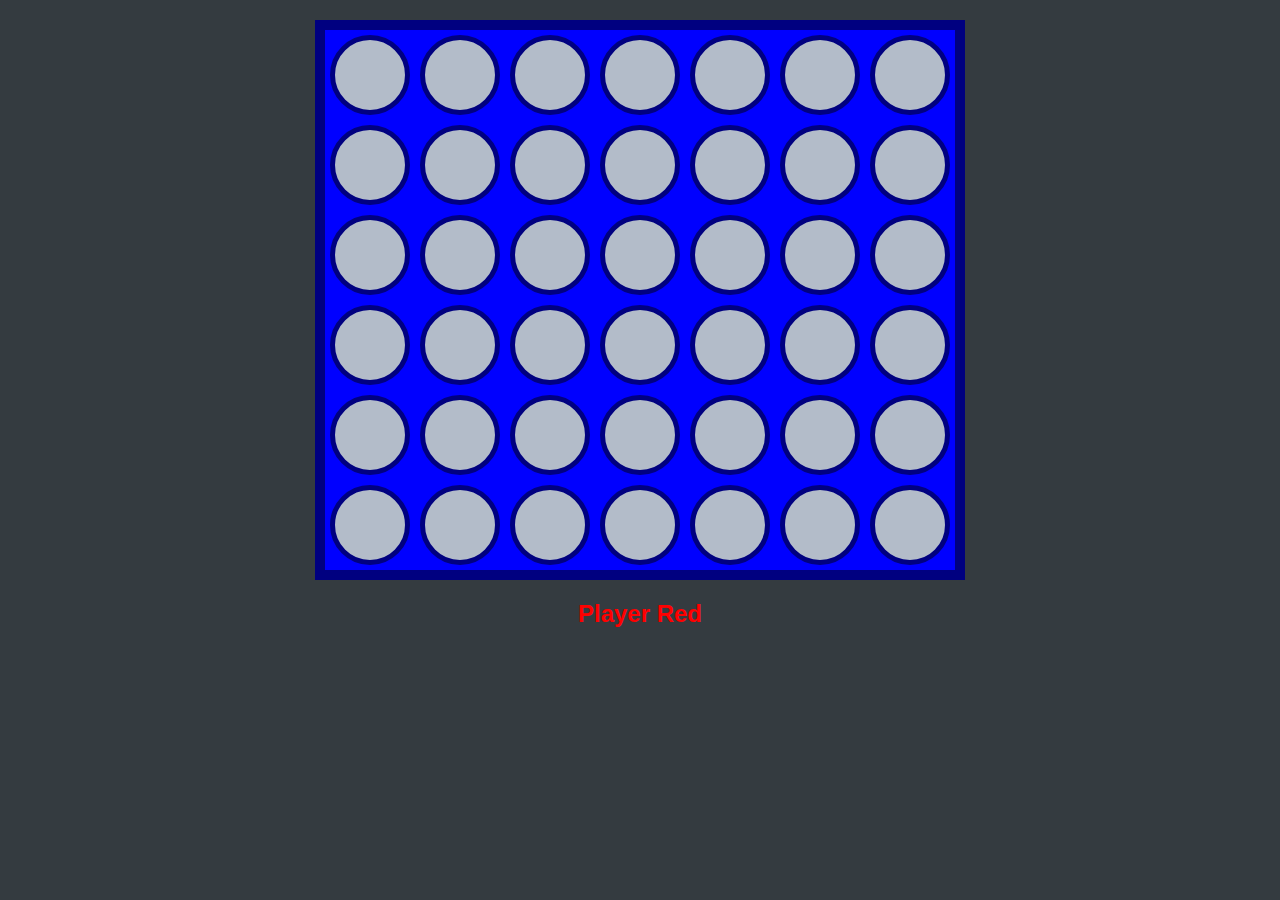
<file: connect-four.html>
<!DOCTYPE html>
<html lang="en">
<head>
    <meta charset="UTF-8">
    <meta http-equiv="X-UA-Compatible" content="IE=edge">
    <meta name="viewport" content="width=device-width, initial-scale=1.0, user-scalable=no">
    <title>Connect 4</title>
    <link rel="stylesheet" href="connect-four.css">
    <script src="connect-four.js"></script>
</head>
<body>
    <!-- <h1>Connect 4</h1> -->
    <div style = "text-align: center;">
    <h2 id="winner"></h2>
    </div>
    <div id="board"></div>

    <div style = "text-align: center;">
        <h2 style = "color:red;"id="currPlayer">Player Red</h2>
    </div>

     <div id="myModal" class="modal">
        <!-- Modal content -->
        <div class="modal-content">
            <span class="close">&times;</span>
            <p id = "question-text">Some text in the Modal..</p>
            <div class="answers">
            
            <!--Used For Question Input-->
            <form id="QAndA">
                <input type="radio" id="answer0" name="answer" class="input-field" value="">
                <label class = "answerLabel" for="answer0" id="lAnswer0"></label><br>

                <input type="radio" id="answer1" name="answer" class="input-field" value="">
                <label class = "answerLabel" for="answer1" id="lAnswer1"></label><br>

                <input type="radio" id="answer2" name="answer" class="input-field"  value="">
                <label class = "answerLabel" for="answer2" id="lAnswer2"></label><br>

                <input type="radio" id="answer3" name="answer" class="input-field"  value="" >
                <label class = "answerLabel" for="answer3" id="lAnswer3"></label>
            </form> 
            <button type="submit" id = "submit-answer">Submit</button>   
            <p id = "error-text"></p>
        </div>
    </div>
</body>
</html>
</file>
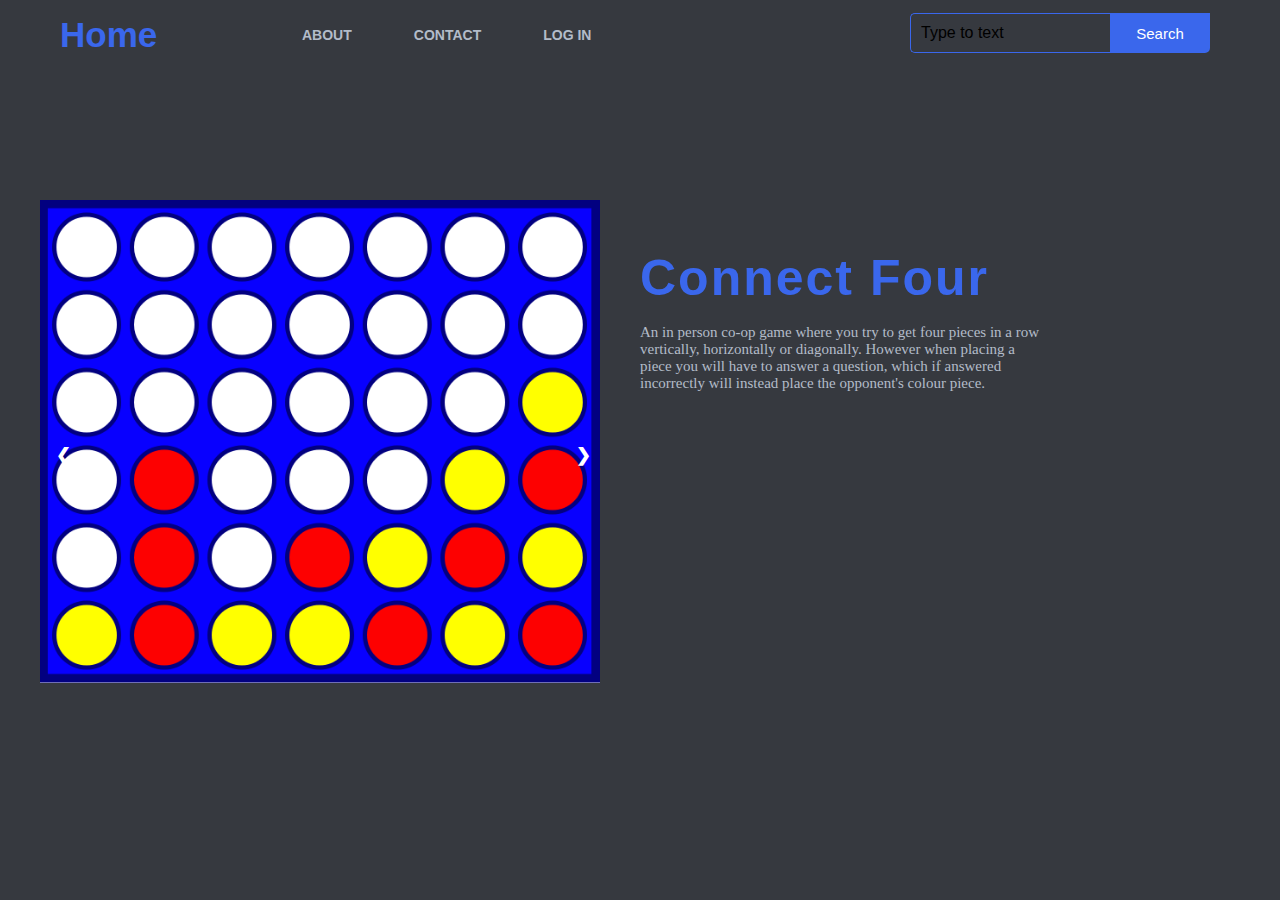
<file: homepage.html>
<!DOCTYPE html>
<html lang="en">
<head>
    <title>Study Hacks</title>
    <link rel="stylesheet" href="homepage.css">
</head>
<body>

    <div class="main">
        <div class="navbar">
            <div class="icon">
              <a href="login.html">
                <h2 class="logo">Home</h2>
              </a>
            </div>
            <!--Placeholder Navigation Bar-->
            <div class="menu">
                <ul>
                    <li><a class = "navtext" href="#">ABOUT</a></li>
                    <li><a class = "navtext" href="#">CONTACT</a></li>
                    <li><a class = "navtext" href="#">LOG IN</a></li>
                </ul>
            </div>

            <div class="search">
                <input class="srch" type="search" name="" placeholder="Type to text">
                <a href="#"> <button class="btn">Search</button></a>
            </div>

        </div> 
        <div class = "content">
            <!--Carousel for games-->
            <div class="slideshow-container">
                
                <!-- Place Holder Images -->
                <div class="mySlides fade">
                    
                    <a href = "connect-four.html">
                        <img src="images/connect-four.png" width="560">
                    </a>
                    
                    <div class="text">
                        <h1>Connect Four</h1>
                        <br>
                        <p>An in person co-op game where you try to get four pieces in a row vertically, horizontally or diagonally. However when placing a piece you will have to answer a question, which if answered incorrectly will instead place the opponent's colour piece. </p>
                    </div>
                </div>
                
                
                <div class="mySlides fade">
                    
                    <a href = "tycoon.html">
                        <img src="images/orange_book.png" width = "560">
                    </a>
                    <div class="text">
                        <h1>Clicker Game</h1>
                        <br>
                        <p>A clicker game where every upgrade you buy comes with a question. And if you answer the question incorrectly the money is spent on the upgrade but no buff is received. </p>
                    </div>
                </div>
                
                <!-- Change Slide Buttons -->
                <a class="prev" onclick="plusSlides(-1)">&#10094;</a>
                <a class="next" onclick="plusSlides(1)">&#10095;</a>
            </div>
            
        </div>
        
    </div>
    <script src="homepage.js"></script>
</body>
</html>
</file>
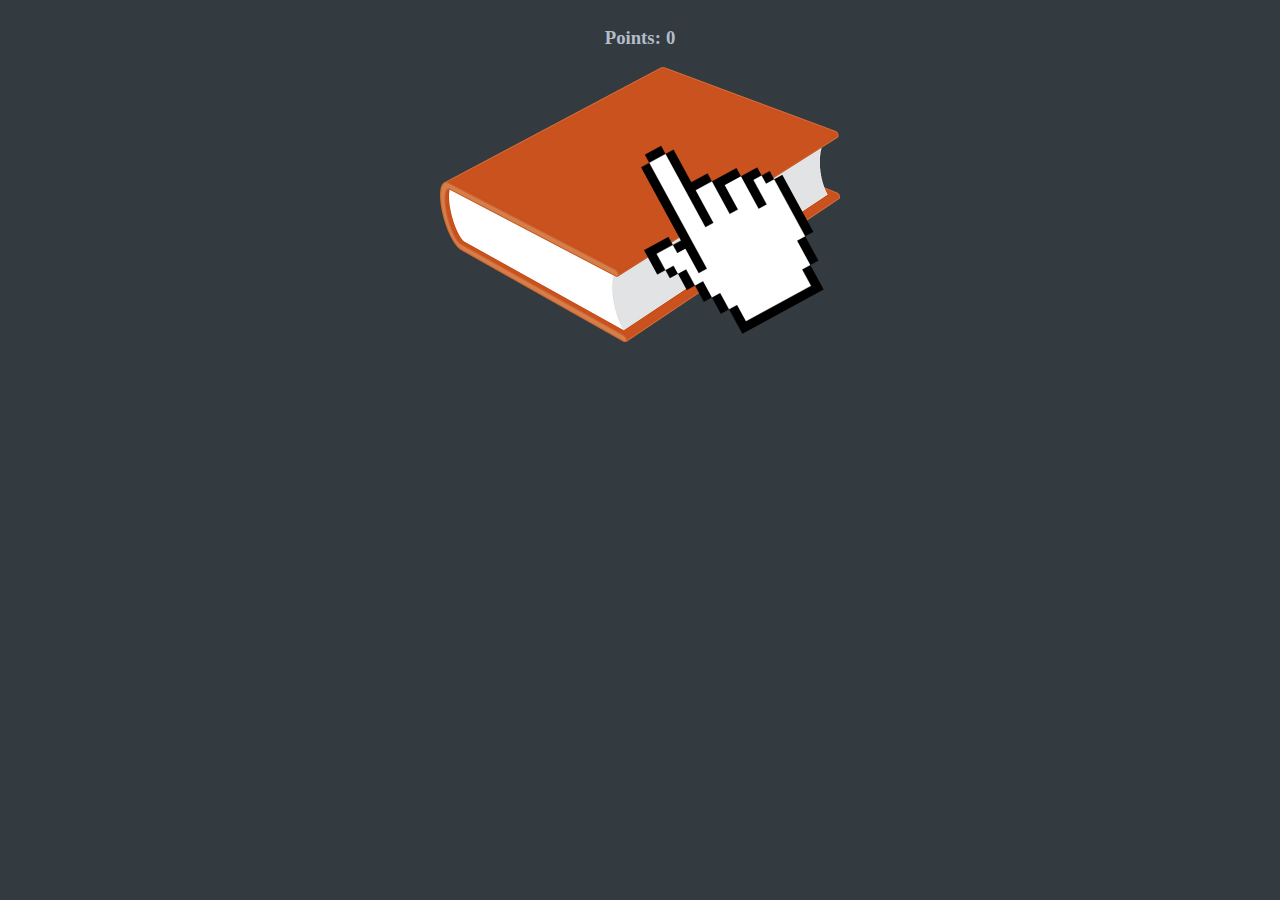
<file: tycoon.html>
<!DOCTYPE html>
<html lang="en">
<head>
    <meta charset="UTF-8">
    <meta http-equiv="X-UA-Compatible" content="IE=edge">
    <meta name="viewport" content="width=device-width, initial-scale=1.0">
    <title>Document</title>
    <link rel="stylesheet" href = "tycoon.css">
</head>
<body>
    <div class="tycoon-container">
        <!--Top Middle of screen holding clickable element-->

        <div class="clicker-box">
            <div class="points">
                <h3>Points: </h3>
                
                <h3 id="points">0</h3>
            </div>
            <div class="clickable-box"> <!--Clickable element for the game-->
                <img src="images/orange_book.png" id="clickable-elem" width="400" height = "275">
            </div>
            
        </div>
        
        <!--List of upgrades to be added as the user collects points-->
        <div class="upgrades-box">
            <ul id="upgrades-list">
                
            </ul>
        </div>
        

        <!-- The Modal -->
        <div id="myModal" class="modal">
            <!-- Modal content -->
            <div class="modal-content">
                <span class="close">&times;</span>
                <p id = "question-text">Some text in the Modal..</p>
                <div class="answers">

                <form id="QAndA">
                    <input type="radio" id="answer0" name="answer" class="input-field" value="">
                    <label class = "answerLabel" for="answer0" id="lAnswer0"></label><br>

                    <input type="radio" id="answer1" name="answer" class="input-field" value="">
                    <label class = "answerLabel" for="answer1" id="lAnswer1"></label><br>

                    <input type="radio" id="answer2" name="answer" class="input-field"  value="">
                    <label class = "answerLabel" for="answer2" id="lAnswer2"></label><br>

                    <input type="radio" id="answer3" name="answer" class="input-field"  value="" >
                    <label class = "answerLabel" for="answer3" id="lAnswer3"></label>
                </form> 
                <button type="submit" id = "submit-answer">Submit</button>   
                
               

            </div>
        </div>
          </div>




    </div>
    <script src = "tycoon.js"></script>

</body>
</html>
</file>
<file: connect-four.css>
body {
    font-family: Arial, Helvetica, sans-serif;
    text-align: center;
    background-color: #343b40;
}

#board {
    height: 540px;
    width: 630px;
    background-color: blue;
    border: 10px solid navy;
    margin: 0 auto;
    display: flex;
    flex-wrap: wrap;
}

.tile {
    height: 70px;
    width: 70px;
    margin: 5px;

    /* Circle */
    background-color: #b3bcc9;
    border-radius: 50%;
    border: 5px solid navy;
}

.red-piece {
    background-color: red;
}

.yellow-piece {
    background-color: yellow;
}
.myBtn{
    width: 240px;
    height: 40px;
    background: #2b53ca;
    border: none;
    margin-top: 30px;
    font-size: 18px;
    border-radius: 10px;
    cursor: pointer;
    color: #b3bcc9;
    transition: 0.4s ease;
  }
  .myBtn-box:hover{
    background: #1d44b8;
    /* color: #1d44b8; */
  }
  .myBtn a{
    text-decoration: none;
    color: #000;
    font-weight: bold;
  }
.modal {
    display: none; /* Hidden by default */
    position: fixed; /* Stay in place */
    z-index: 1; /* Sit on top */
    left: 0;
    top: 0;
    width: 100%; /* Full width */
    height: 100%; /* Full height */
    overflow: auto; /* Enable scroll if needed */
    background-color: rgb(0,0,0); /* Fallback color */
    background-color: rgba(0,0,0,0.4); /* Black w/ opacity */
  }
  
  /* Modal Content/Box */
.modal-content {
    background-color: #b3bcc9;
    margin: 15% auto; /* 15% from the top and centered */
    padding: 20px;
    border: 1px solid #888;
    width: 80%; /* Could be more or less, depending on screen size */
  }
</file>
<file: homepage.css>
body{
  background-color: #36393f;
} 

* {box-sizing:border-box}

/* Slideshow container */
.slideshow-container {
  min-height: 500px ;
  min-width: 1000px;
  position: relative;
  float: right;
  clear: both;
  content: "";
  display: table;
  height: 200px;
  position: absolute;
  top: 50%;
  transform: translate(0%, -25%);
}

/* Hide the images by default */
 .mySlides {
  display: none;
} 

/* Next & previous buttons */
.prev, .next {
  cursor: pointer;
  position: absolute;
  top: 50%;
  width: auto;
  margin-top: -22px;
  padding: 16px;
  color: white;
  font-weight: bold;
  font-size: 18px;
  transition: 0.6s ease;
  border-radius: 0 3px 3px 0;
  user-select: none;
}

/* Position the "next button" to the right */
.next {
  margin-left: 520px;
  border-radius: 3px 0 0 3px;
}

/* On hover, add a black background color with a little bit see-through */
.prev:hover, .next:hover {
  background-color: rgba(0,0,0,0.8);
}

/* Caption text */
.text {
  color: #b3bcc9;
  font-size: 15px;
  position: absolute;
  bottom: 8px;
  width: 100%;
  text-align: left;
  margin-left: 600px;
  margin-bottom: 300px;
  inline-size: 400px;
}

/* Number text (1/3 etc) */
.numbertext {
  color: #f2f2f2;
  font-size: 12px;
  padding: 8px 12px;
  position: absolute;
  top: 0;
}

/* The dots/bullets/indicators */
.dot {
  cursor: pointer;
  height: 15px;
  width: 15px;
  margin: 0 2px;
  background-color: #bbb;
  border-radius: 50%;
  display: inline-block;
  transition: background-color 0.6s ease;
}

.active, .dot:hover {
  background-color: #717171;
}

/* Fading animation */
.fade {
  animation-name: fade;
  animation-duration: 1.5s;
}

@keyframes fade {
  from {opacity: .4}
  to {opacity: 1}
}
*{
  margin: 0;
  padding: 0;
}

.main{
  width: 100%;
  /* background: linear-gradient(to top, rgba(0,0,0,0.5)50%,rgba(0,0,0,0.5)50%), url(1.jpg); */
  background-position: center;
  background-size: cover;
  height: 100vh;
}

.navbar{
  width: 1200px;
  height: 75px;
  margin: auto;
  display: flex;
  justify-content: space-between;
}

.icon{
  width: 200px;
  float: left;
  height: 70px;
}
.navtext{
  color: #b3bcc9;
}
.logo{
  color: #3a67ec;
  font-size: 35px;
  font-family: Arial;
  padding-left: 20px;
  float: left;
  padding-top: 10px;
  margin-top: 5px
}

.menu{
  width: 400px;
  float: left;
  height: 70px;
  color: #b3bcc9;
}

ul{
  float: left;
  display: flex;
  justify-content: center;
  align-items: center;
}

ul li{
  list-style: none;
  margin-left: 62px;
  margin-top: 27px;
  font-size: 14px;
}

ul li a{
  text-decoration: none;
  color: black;
  font-family: Arial;
  font-weight: bold;
  transition: 0.4s ease-in-out;
}

ul li a:hover{
  color: #3a67ec;
}

.search{
  width: 330px;
  float: left;
  margin-left: 270px;
}

.srch{
  font-family: 'Times New Roman';
  width: 200px;
  height: 40px;
  background: transparent;
  border: 1px solid #3a67ec;
  margin-top: 13px;
  color: black;
  border-right: none;
  font-size: 16px;
  float: left;
  padding: 10px;
  border-bottom-left-radius: 5px;
  border-top-left-radius: 5px;
}

.btn{
  width: 100px;
  height: 40px;
  background: #3a67ec;
  border: 2px solid #3a67ec;
  margin-top: 13px;
  color: #fff;
  font-size: 15px;
  border-bottom-right-radius: 5px;
  border-bottom-right-radius: 5px;
  transition: 0.2s ease;
  cursor: pointer;
}
.btn:hover{
  color: #000;
}

.btn:focus{
  outline: none;
}

.srch:focus{
  outline: none;
}

.content{
  width: 1200px;
  height: 500px;
  margin: auto;
  color: black;
  position: relative;
}

.content .par{
  padding-left: 20px;
  padding-bottom: 25px;
  font-family: Arial, Helvetica, sans-serif;
  letter-spacing: 1.2px;
  line-height: 30px;
}

.content h1{
  font-family: Arial, Helvetica, sans-serif;
  color: #3a67ec;
  font-size: 50px;
  /* padding-left: 20px; */
  margin-top: 9%;
  letter-spacing: 2px;
}

.content .cn{
  width: 160px;
  height: 40px;
  background: #3a67ec;
  border: none;
  margin-bottom: 10px;
  margin-left: 20px;
  font-size: 18px;
  border-radius: 10px;
  cursor: pointer;
  transition: .4s ease;
  
}

.content .cn a{
  text-decoration: none;
  color: white;
  transition: .3s ease;
}


.content .cn:hover{
  background-color: #1d44b8;

}

.content span{
  color: #3a67ec;
  font-size: 65px
}

.form{
  width: 250px;
  height: 380px;
  /* background: linear-gradient(to top, rgba(0,0,0,0.8)50%,rgba(0,0,0,0.8)50%); */
  background: white;
  position: absolute;
  top: -20px;
  left: 870px;
  transform: translate(0%,-5%);
  border-radius: 10px;
  padding: 25px;
  border: 2px solid #1d44b8;
}

.form h2{
  width: 220px;
  font-family: sans-serif;
  text-align: center;
  color: #3a67ec;
  font-size: 22px;
  background-color: #fff;
  border-radius: 10px;
  margin: 2px;
  /* padding: 8px; */
}

.form input{
  width: 240px;
  height: 35px;
  background: transparent;
  border-bottom: 1px solid #3a67ec;
  border-top: none;
  border-right: none;
  border-left: none;
  color: #fff;
  font-size: 15px;
  letter-spacing: 1px;
  margin-top: 30px;
  font-family: sans-serif;
}

.form input:focus{
  outline: none;
}

::placeholder{
  color: black;
  font-family: Arial, Helvetica, sans-serif;;
}

.btnn{
  width: 240px;
  height: 40px;
  background: #3a67ec;
  border: none;
  margin-top: 30px;
  font-size: 18px;
  border-radius: 10px;
  cursor: pointer;
  color: #fff;
  transition: 0.4s ease;
}
.btnn:hover{
  background: #1d44b8;
  /* color: #3a67ec; */
}
.btnn a{
  text-decoration: none;
  color: #000;
  font-weight: bold;
}
.form .link{
  font-family: Arial, Helvetica, sans-serif;
  font-size: 17px;
  padding-top: 20px;
  text-align: center;
}
.form .link a{
  text-decoration: none;
  color: #3a67ec;
}
.liw{
  font-family: Arial, Helvetica, sans-serif;
  padding-top: 15px;
  padding-bottom: 10px;
  margin-top: 40px;
  text-align: center;
}

.icons a{
  text-decoration: none;
  color: black;
}
.icons ion-icon{
  color: #3a67ec;
  font-size: 30px;
  padding-left: 14px;
  padding-top: 5px;
  transition: 0.3s ease;
}
.icons ion-icon:hover{
  color: #1d44b8;
}

/* html {
  height: 100%;
}
body {
  height: 100%;
  margin: 0;
  display: grid;
  justify-items: center;
  align-items: center;
  background-color: #fd5c63;
}
#main-holder {
  width: 50%;
  height: 70%;
  display: grid;
  justify-items: center;
  align-items: center;
}
#login-form {
  align-self: flex-start;
  display: grid;
  justify-items: center;
  align-items: center;
}
.login-form-field {
  border: none;
  margin-bottom: 10px;
  padding: 0px 0px 5px 5px;
  outline: none;
}
#login-form-submit {
  cursor: pointer;
  padding: 7px;
  border: none;
  border-radius: 5px;
  font-weight: bold;
} */
</file>
<file: tycoon.css>
/* The Modal (background) */
.modal {
    display: none; /* Hidden by default */
    position: fixed; /* Stay in place */
    z-index: 1; /* Sit on top */
    left: 0;
    top: 0;
    width: 100%; /* Full width */
    height: 100%; /* Full height */
    overflow: auto; /* Enable scroll if needed */
    background-color: rgb(0,0,0); /* Fallback color */
    background-color: rgba(0,0,0,0.4); /* Black w/ opacity */
  }
  
  /* Modal Content/Box */
.modal-content {
    background-color: #b3bcc9;
    margin: 15% auto; /* 15% from the top and centered */
    padding: 20px;
    border: 1px solid #888;
    width: 80%; /* Could be more or less, depending on screen size */
  }
  
  /* The Close Button */
.close {
    color: #343b40;
    float: right;
    font-size: 28px;
    font-weight: bold;
  }
  
.close:hover,.close:focus {
    color: black;
    text-decoration: none;
    cursor: pointer;
  }
#question-text{
  font-size: larger;
  font-weight: bold;
}
.tycoon-container{
  height:100%;
  width: 100%;
  display: flex;
  justify-content: center;
  align-items: center;
  flex-direction: column;
}
.points{
  width: 100%;
  display: flex;
  justify-content: center;
  color:#b3bcc9;
}
#points{
  margin-left: 5px;
}
#upgrades-list{
  display: flex;
  flex-direction: column;
}
.myBtn{
  width: 240px;
  height: 40px;
  background: #2b53ca;
  border: none;
  margin-top: 30px;
  font-size: 18px;
  border-radius: 10px;
  cursor: pointer;
  color: #b3bcc9;
  transition: 0.4s ease;
}
.myBtn-box:hover{
  background: #1d44b8;
  /* color: #1d44b8; */
}
.myBtn a{
  text-decoration: none;
  color: #000;
  font-weight: bold;
}

#clickable-elem{
  cursor: pointer;
}
#clicker-box{
  background-color: #343b40;
}
.input-field{
  cursor: pointer;
  background-color:#b3bcc9 ;
}
#submit-answer{
  width: 240px;
  height: 40px;
  background: #1d44b8;
  border: none;
  margin-top: 30px;
  font-size: 18px;
  border-radius: 10px;
  cursor: pointer;
  color: #b3bcc9;
  transition: 0.4s ease;
}
#submit-answer:hover{
  background: #1d44b8;
  /* color: #1d44b8; */
}
#submit-answer a{
  text-decoration: none;
  color: #000;
  font-weight: bold;
}
.myBtn{
  cursor: pointer;
}
body{
  background-color: #343b40;
}
</file>
